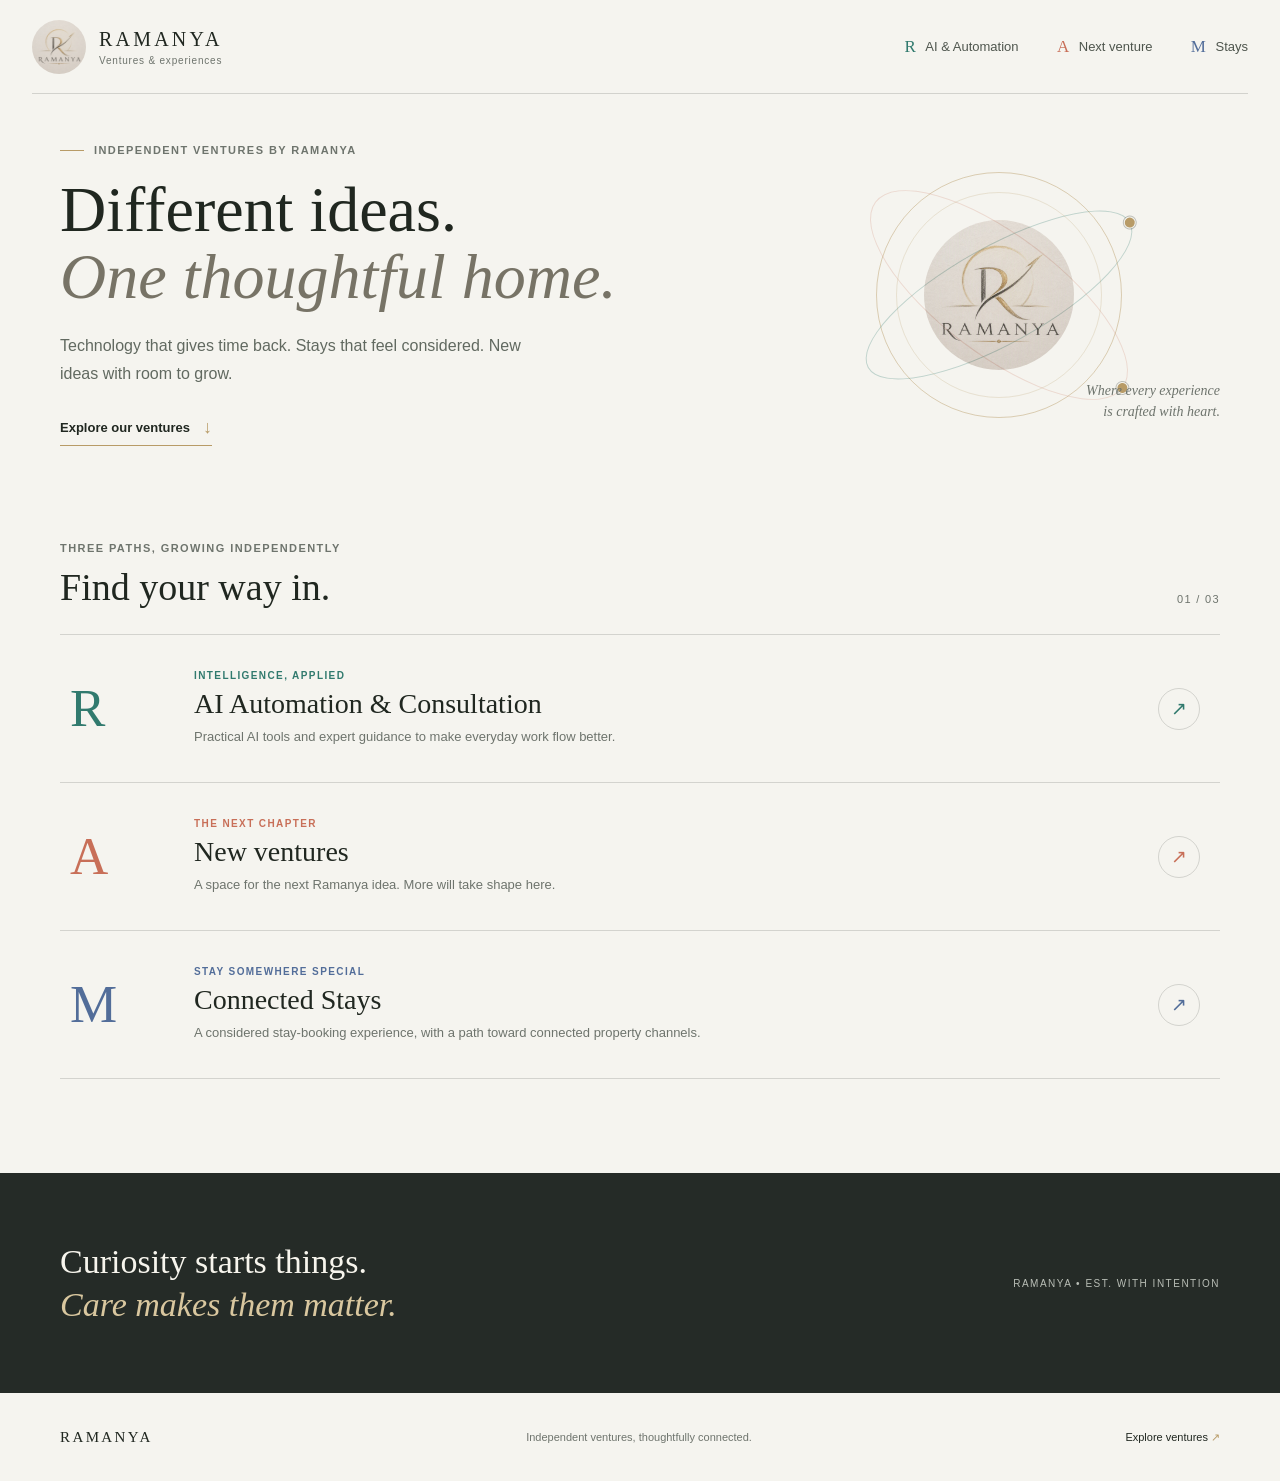
<file: index.html>
<!doctype html>
<html lang="en">
<head>
  <meta charset="utf-8">
  <meta name="viewport" content="width=device-width, initial-scale=1">
  <meta name="theme-color" content="#f5f4ef">
  <meta name="description" content="Three ventures by Ramanya: AI automation, connected stays, and what comes next.">
  <title>Ramanya | Three ventures, one home</title>
  <link rel="stylesheet" href="site.css">
</head>
<body class="theme-home">
  <header class="site-header">
    <a class="brand" href="index.html" aria-label="Ramanya home">
      <img class="brand__logo" src="ramanya-logo.jpg" alt="">
      <span class="brand__text"><strong>RAMANYA</strong><span>Ventures &amp; experiences</span></span>
    </a>
    <nav class="main-nav" aria-label="Main navigation">
      <a href="ra.html"><span class="nav-code nav-code--ra">R</span><span>AI &amp; Automation</span></a>
      <a href="ny.html"><span class="nav-code nav-code--ny">A</span><span>Next venture</span></a>
      <a href="ma.html"><span class="nav-code nav-code--ma">M</span><span>Stays</span></a>
    </nav>
  </header>

  <main>
    <section class="home-hero shell">
      <div class="hero-copy">
        <p class="eyebrow"><span class="eyebrow-mark"></span> Independent ventures by Ramanya</p>
        <h1>Different ideas.<br><span>One thoughtful home.</span></h1>
        <p class="hero-intro">Technology that gives time back. Stays that feel considered. New ideas with room to grow.</p>
        <a class="text-link" href="#ventures">Explore our ventures <span aria-hidden="true">&#8595;</span></a>
      </div>
      <div class="hero-art" aria-hidden="true">
        <img src="ramanya-logo.jpg" alt="">
        <span class="hero-art__orbit hero-art__orbit--one"></span>
        <span class="hero-art__orbit hero-art__orbit--two"></span>
        <span class="hero-art__caption">Where every experience<br>is crafted with heart.</span>
      </div>
    </section>

    <section class="ventures shell" id="ventures" aria-labelledby="ventures-title">
      <div class="section-heading">
        <div>
          <p class="eyebrow">Three paths, growing independently</p>
          <h2 id="ventures-title">Find your way in.</h2>
        </div>
        <span class="section-index">01 / 03</span>
      </div>

      <div class="venture-list">
        <a class="venture-row venture-row--ra" href="ra.html">
          <span class="venture-row__code">R</span>
          <span class="venture-row__body">
            <span class="venture-row__category">Intelligence, applied</span>
            <strong>AI Automation &amp; Consultation</strong>
            <span class="venture-row__description">Practical AI tools and expert guidance to make everyday work flow better.</span>
          </span>
          <span class="venture-row__action" aria-hidden="true">&#8599;</span>
        </a>

        <a class="venture-row venture-row--ny" href="ny.html">
          <span class="venture-row__code">A</span>
          <span class="venture-row__body">
            <span class="venture-row__category">The next chapter</span>
            <strong>New ventures</strong>
            <span class="venture-row__description">A space for the next Ramanya idea. More will take shape here.</span>
          </span>
          <span class="venture-row__action" aria-hidden="true">&#8599;</span>
        </a>

        <a class="venture-row venture-row--ma" href="ma.html">
          <span class="venture-row__code">M</span>
          <span class="venture-row__body">
            <span class="venture-row__category">Stay somewhere special</span>
            <strong>Connected Stays</strong>
            <span class="venture-row__description">A considered stay-booking experience, with a path toward connected property channels.</span>
          </span>
          <span class="venture-row__action" aria-hidden="true">&#8599;</span>
        </a>
      </div>
    </section>

    <section class="closing-band">
      <div class="shell closing-band__inner">
        <p>Curiosity starts things.<br><em>Care makes them matter.</em></p>
        <span>RAMANYA <span aria-hidden="true">&#8226;</span> EST. WITH INTENTION</span>
      </div>
    </section>
  </main>

  <footer class="site-footer shell">
    <a class="footer-brand" href="index.html">RAMANYA</a>
    <span>Independent ventures, thoughtfully connected.</span>
    <a href="#ventures">Explore ventures <span aria-hidden="true">&#8599;</span></a>
  </footer>
</body>
</html>
</file>
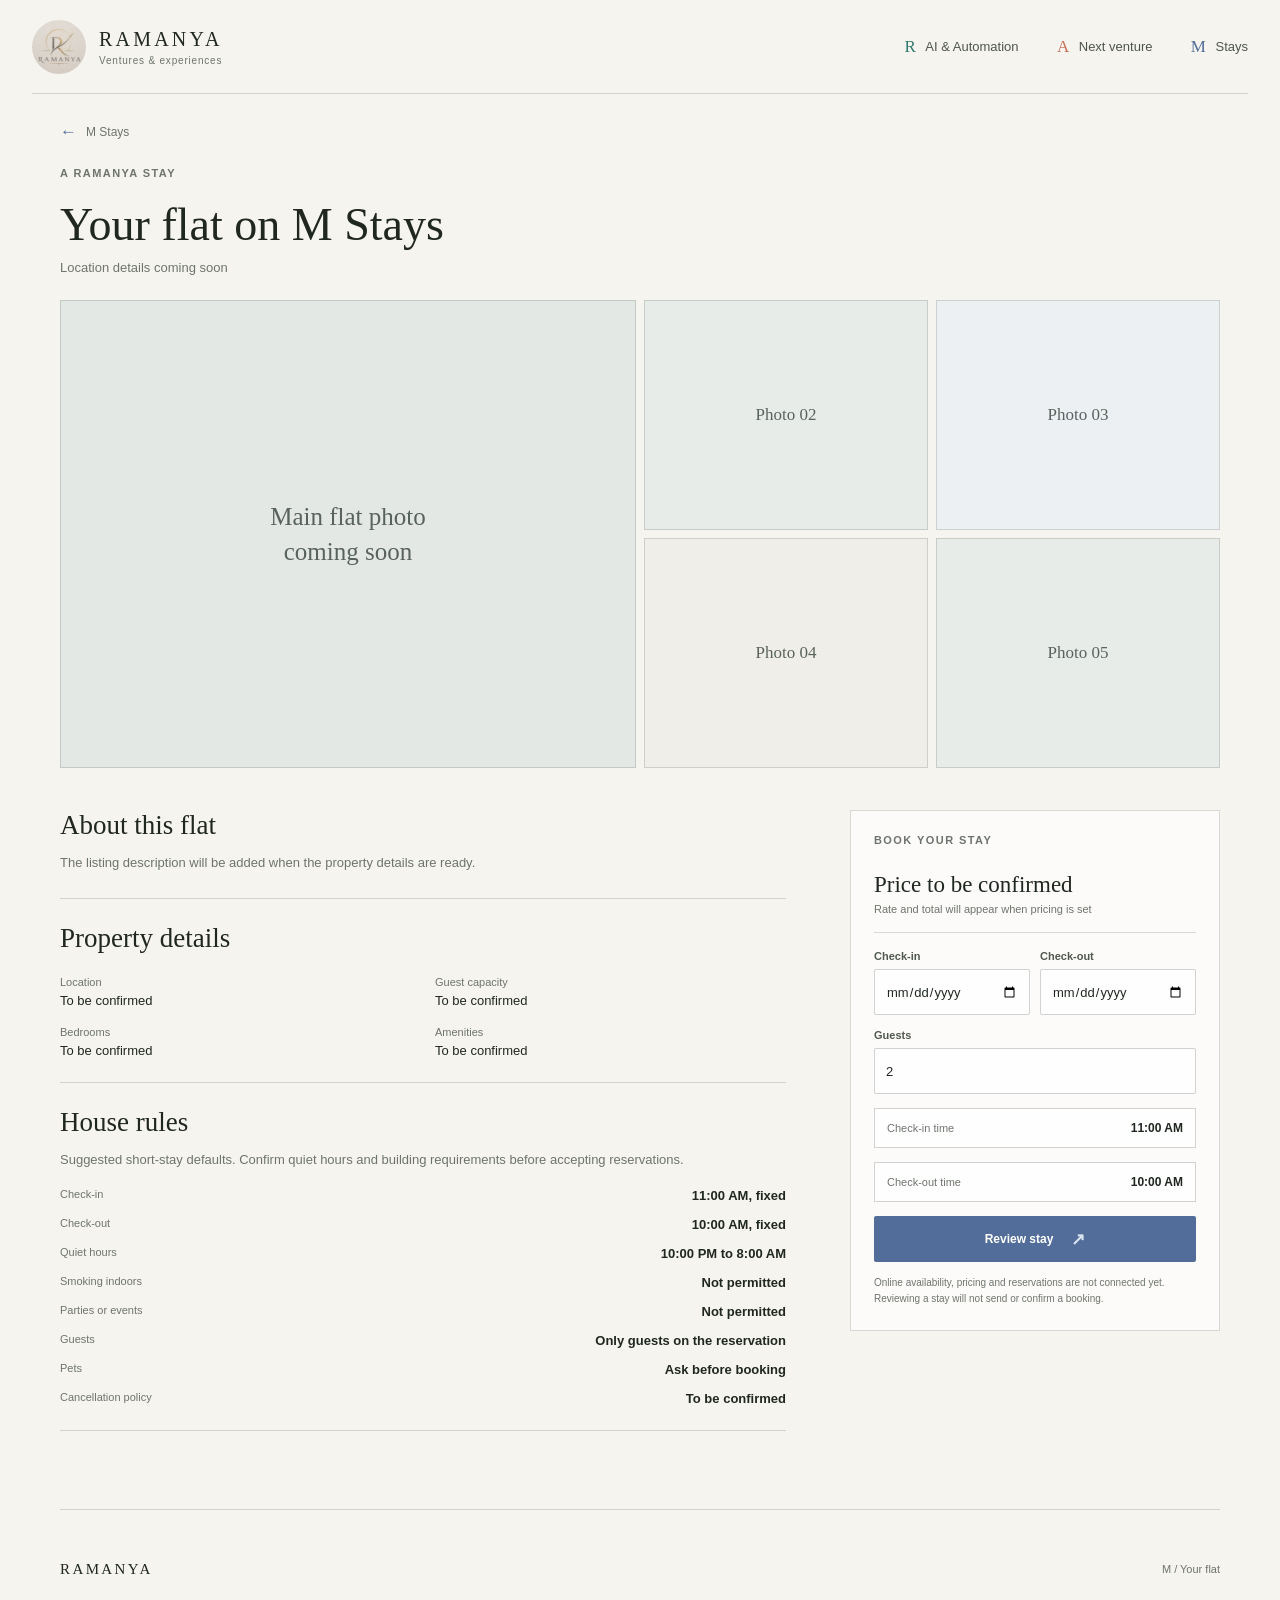
<file: flat.html>
<!doctype html>
<html lang="en">
<head>
  <meta charset="utf-8">
  <meta name="viewport" content="width=device-width, initial-scale=1">
  <meta name="theme-color" content="#edf0f5">
  <meta name="description" content="A Ramanya flat listing on M Stays. Photos and property details are being prepared.">
  <title>Your flat | M Stays by Ramanya</title>
  <link rel="stylesheet" href="site.css">
</head>
<body class="theme-ma">
  <header class="site-header">
    <a class="brand" href="index.html" aria-label="Ramanya home">
      <img class="brand__logo" src="ramanya-logo.jpg" alt="">
      <span class="brand__text"><strong>RAMANYA</strong><span>Ventures &amp; experiences</span></span>
    </a>
    <nav class="main-nav" aria-label="Venture navigation">
      <a href="ra.html"><span class="nav-code nav-code--ra">R</span><span>AI &amp; Automation</span></a>
      <a href="ny.html"><span class="nav-code nav-code--ny">A</span><span>Next venture</span></a>
      <a href="ma.html" aria-current="page"><span class="nav-code nav-code--ma">M</span><span>Stays</span></a>
    </nav>
  </header>

  <main>
    <section class="flat-listing shell" aria-labelledby="flat-title">
      <a class="flat-breadcrumb" href="ma.html"><span aria-hidden="true">&#8592;</span> M Stays</a>
      <div class="flat-listing__header">
        <div>
          <p class="eyebrow">A Ramanya stay</p>
          <h1 id="flat-title">Your flat on M Stays</h1>
          <p class="flat-listing__location">Location details coming soon</p>
        </div>
      </div>

      <div class="flat-gallery" aria-label="Flat photo gallery">
        <div class="flat-gallery__photo flat-gallery__photo--main" role="img" aria-label="Main flat photo will be added later"><span>Main flat photo<br>coming soon</span></div>
        <div class="flat-gallery__photo" role="img" aria-label="Flat photo 2 will be added later"><span>Photo 02</span></div>
        <div class="flat-gallery__photo" role="img" aria-label="Flat photo 3 will be added later"><span>Photo 03</span></div>
        <div class="flat-gallery__photo" role="img" aria-label="Flat photo 4 will be added later"><span>Photo 04</span></div>
        <div class="flat-gallery__photo" role="img" aria-label="Flat photo 5 will be added later"><span>Photo 05</span></div>
      </div>

      <div class="flat-layout">
        <div class="flat-details">
          <section class="flat-detail-block" aria-labelledby="flat-about-title">
            <h2 id="flat-about-title">About this flat</h2>
            <p>The listing description will be added when the property details are ready.</p>
          </section>
          <section class="flat-detail-block" aria-labelledby="flat-facts-title">
            <h2 id="flat-facts-title">Property details</h2>
            <div class="flat-facts">
              <div class="flat-fact"><span>Location</span><strong>To be confirmed</strong></div>
              <div class="flat-fact"><span>Guest capacity</span><strong>To be confirmed</strong></div>
              <div class="flat-fact"><span>Bedrooms</span><strong>To be confirmed</strong></div>
              <div class="flat-fact"><span>Amenities</span><strong>To be confirmed</strong></div>
            </div>
          </section>
          <section class="flat-detail-block" aria-labelledby="flat-rules-title">
            <h2 id="flat-rules-title">House rules</h2>
            <p class="flat-rules__note">Suggested short-stay defaults. Confirm quiet hours and building requirements before accepting reservations.</p>
            <ul class="flat-rules">
              <li class="flat-rule"><span>Check-in</span><strong>11:00 AM, fixed</strong></li>
              <li class="flat-rule"><span>Check-out</span><strong>10:00 AM, fixed</strong></li>
              <li class="flat-rule"><span>Quiet hours</span><strong>10:00 PM to 8:00 AM</strong></li>
              <li class="flat-rule"><span>Smoking indoors</span><strong>Not permitted</strong></li>
              <li class="flat-rule"><span>Parties or events</span><strong>Not permitted</strong></li>
              <li class="flat-rule"><span>Guests</span><strong>Only guests on the reservation</strong></li>
              <li class="flat-rule"><span>Pets</span><strong>Ask before booking</strong></li>
              <li class="flat-rule"><span>Cancellation policy</span><strong>To be confirmed</strong></li>
            </ul>
          </section>
        </div>

        <aside class="flat-booking" aria-labelledby="flat-booking-title">
          <div class="flat-booking__price">
            <span class="eyebrow" id="flat-booking-title">Book your stay</span>
            <strong>Price to be confirmed</strong>
            <span>Rate and total will appear when pricing is set</span>
          </div>
          <form class="flat-booking__form" id="flat-booking-form">
            <div class="flat-booking__dates">
              <div class="stay-search__field">
                <label for="flat-check-in">Check-in</label>
                <input id="flat-check-in" name="checkIn" type="date" required>
              </div>
              <div class="stay-search__field">
                <label for="flat-check-out">Check-out</label>
                <input id="flat-check-out" name="checkOut" type="date" required>
              </div>
            </div>
            <div class="stay-search__field">
              <label for="flat-guests">Guests</label>
              <input id="flat-guests" name="guests" type="number" min="1" value="2" required>
            </div>
            <div class="flat-booking__time">
              <span>Check-in time</span>
              <strong>11:00 AM</strong>
            </div>
            <div class="flat-booking__time">
              <span>Check-out time</span>
              <strong>10:00 AM</strong>
            </div>
            <button class="stay-search__submit" type="submit">Review stay <span aria-hidden="true">&#8599;</span></button>
          </form>
          <p class="flat-booking__note">Online availability, pricing and reservations are not connected yet. Reviewing a stay will not send or confirm a booking.</p>
          <div class="stay-search__result flat-booking__result" id="flat-booking-result" role="status" aria-live="polite" hidden>
            <strong class="stay-search__result-title"></strong>
            <p class="stay-search__result-copy"></p>
          </div>
        </aside>
      </div>
    </section>
  </main>

  <footer class="page-footer shell">
    <a class="footer-brand" href="index.html">RAMANYA</a>
    <p>M / Your flat</p>
  </footer>

  <script>
    const bookingForm = document.querySelector("#flat-booking-form");
    const checkInInput = document.querySelector("#flat-check-in");
    const checkOutInput = document.querySelector("#flat-check-out");
    const guestInput = document.querySelector("#flat-guests");
    const bookingResult = document.querySelector("#flat-booking-result");
    const bookingResultTitle = document.querySelector(".stay-search__result-title");
    const bookingResultCopy = document.querySelector(".stay-search__result-copy");
    const today = new Date();
    today.setHours(0, 0, 0, 0);
    const todayValue = new Date(today.getTime() - today.getTimezoneOffset() * 60000).toISOString().slice(0, 10);

    checkInInput.min = todayValue;
    checkOutInput.min = todayValue;

    const validateDates = () => {
      checkOutInput.min = checkInInput.value || todayValue;
      const invalidRange = checkInInput.value && checkOutInput.value && checkOutInput.value <= checkInInput.value;
      checkOutInput.setCustomValidity(invalidRange ? "Check-out must be after check-in." : "");
    };

    checkInInput.addEventListener("change", validateDates);
    checkOutInput.addEventListener("input", validateDates);

    bookingForm.addEventListener("submit", (event) => {
      event.preventDefault();
      validateDates();
      if (!bookingForm.reportValidity()) return;

      const checkIn = new Date(`${checkInInput.value}T12:00:00`);
      const checkOut = new Date(`${checkOutInput.value}T12:00:00`);
      const nights = Math.round((Date.parse(`${checkOutInput.value}T00:00:00Z`) - Date.parse(`${checkInInput.value}T00:00:00Z`)) / 86400000);
      const formatDate = (date) => new Intl.DateTimeFormat(undefined, { month: "short", day: "numeric", year: "numeric" }).format(date);

      bookingResultTitle.textContent = "Stay details ready to review";
      bookingResultCopy.textContent = `${formatDate(checkIn)} to ${formatDate(checkOut)} · ${nights} night${nights === 1 ? "" : "s"} · ${guestInput.value} guest${Number(guestInput.value) === 1 ? "" : "s"} · check-in at 11:00 AM, check-out by 10:00 AM. Price and availability are still to be confirmed; no booking has been sent.`;
      bookingResult.hidden = false;
    });
  </script>
</body>
</html>
</file>
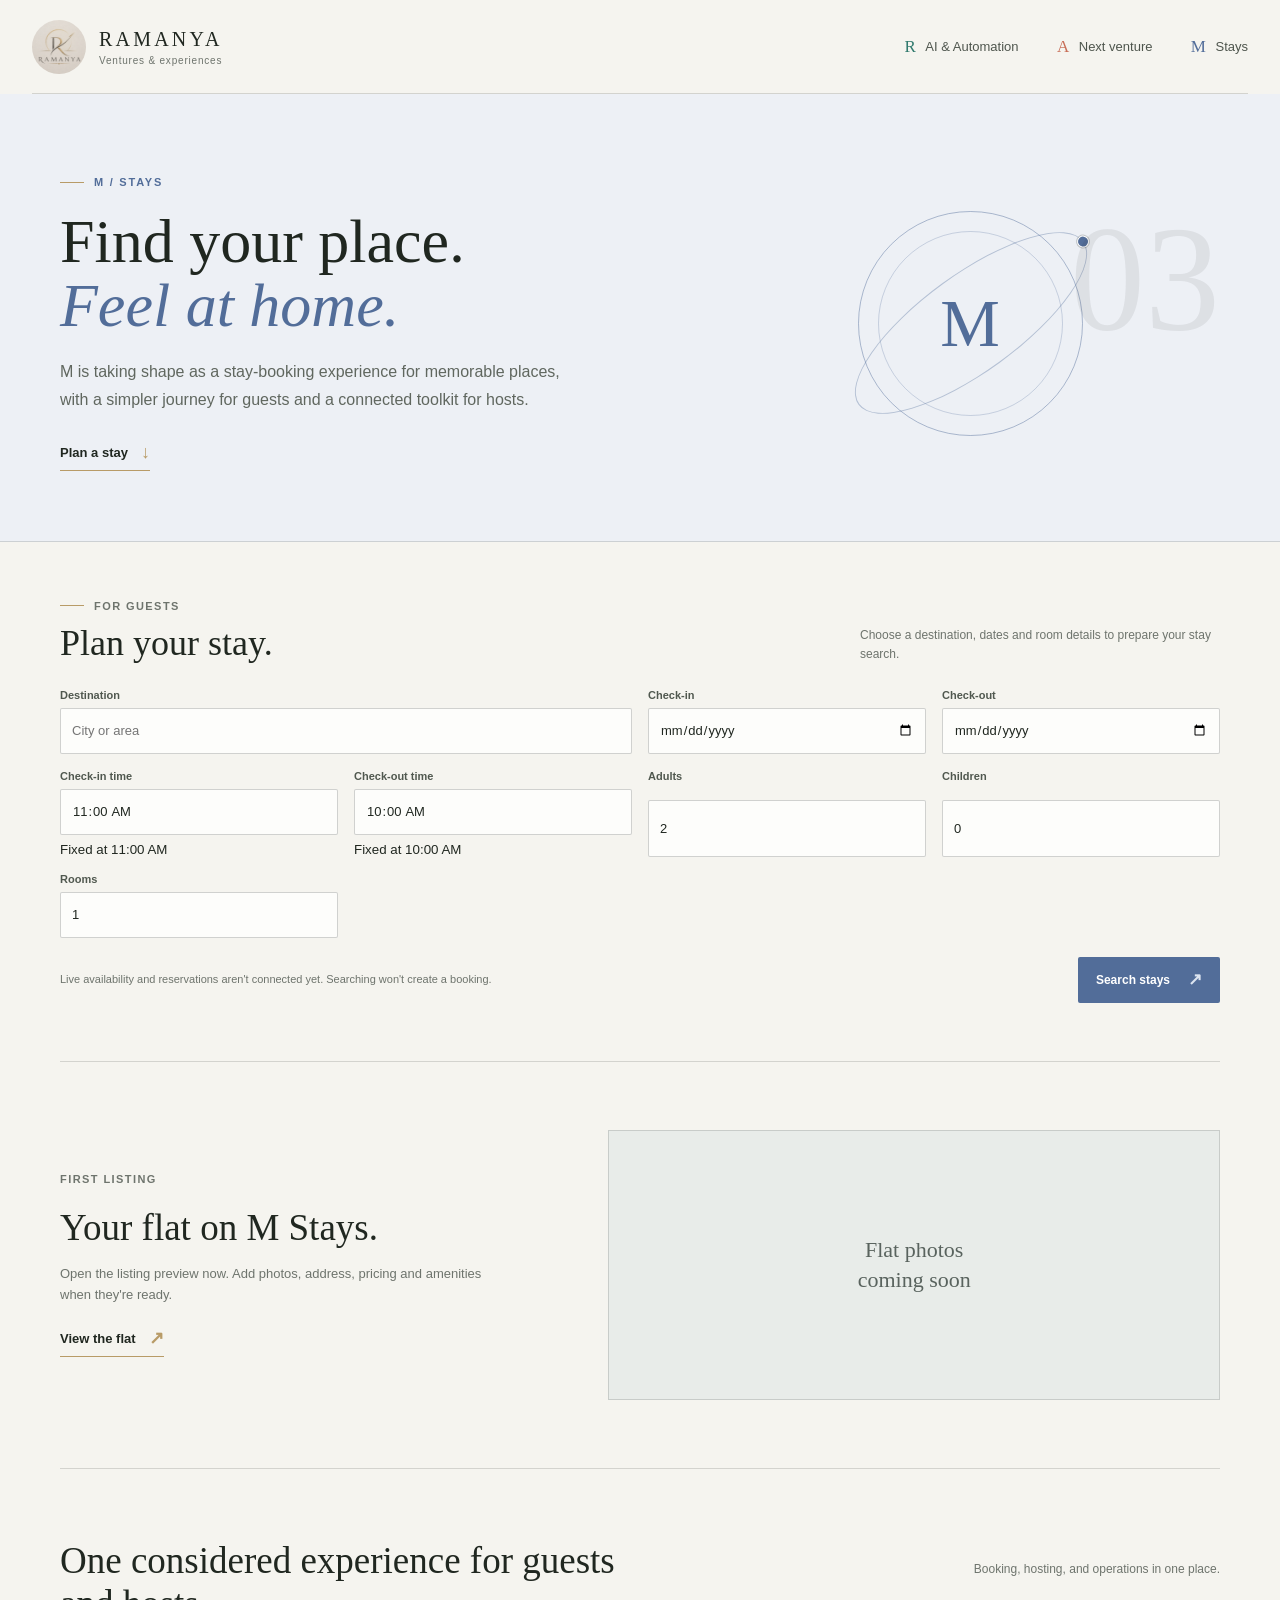
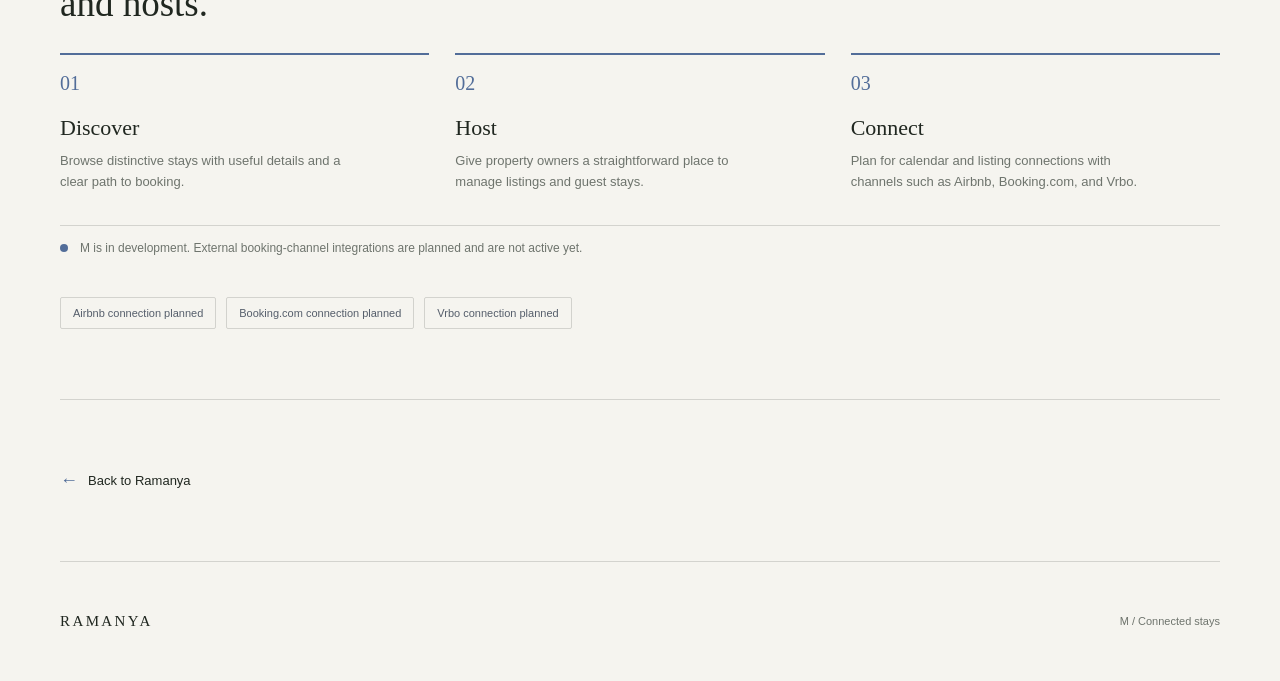
<file: ma.html>
<!doctype html>
<html lang="en">
<head>
  <meta charset="utf-8">
  <meta name="viewport" content="width=device-width, initial-scale=1">
  <meta name="theme-color" content="#edf0f5">
  <meta name="description" content="M by Ramanya: a connected stay-booking experience for guests and property hosts.">
  <title>M | Connected Stays by Ramanya</title>
  <link rel="stylesheet" href="site.css">
</head>
<body class="theme-ma">
  <header class="site-header">
    <a class="brand" href="index.html" aria-label="Ramanya home">
      <img class="brand__logo" src="ramanya-logo.jpg" alt="">
      <span class="brand__text"><strong>RAMANYA</strong><span>Ventures &amp; experiences</span></span>
    </a>
    <nav class="main-nav" aria-label="Venture navigation">
      <a href="ra.html"><span class="nav-code nav-code--ra">R</span><span>AI &amp; Automation</span></a>
      <a href="ny.html"><span class="nav-code nav-code--ny">A</span><span>Next venture</span></a>
      <a href="ma.html" aria-current="page"><span class="nav-code nav-code--ma">M</span><span>Stays</span></a>
    </nav>
  </header>

  <main>
    <section class="venture-hero">
      <div class="shell venture-hero__inner">
        <div>
          <p class="eyebrow"><span class="eyebrow-mark"></span><span class="venture-label">M / Stays</span></p>
          <h1>Find your place.<br><span>Feel at home.</span></h1>
          <p class="venture-lede">M is taking shape as a stay-booking experience for memorable places, with a simpler journey for guests and a connected toolkit for hosts.</p>
          <a class="text-link" href="#booking">Plan a stay <span aria-hidden="true">&#8595;</span></a>
        </div>
        <div class="venture-visual" aria-hidden="true">
          <div class="visual-orbit">
            <span class="visual-orbit__letters">M</span>
            <span class="visual-orbit__track"><span class="visual-orbit__dot"></span></span>
          </div>
        </div>
        <span class="venture-index" aria-hidden="true">03</span>
      </div>
    </section>

    <section class="stay-search shell" id="booking" aria-labelledby="stay-search-title">
      <div class="stay-search__heading">
        <div>
          <p class="eyebrow"><span class="eyebrow-mark"></span> For guests</p>
          <h2 id="stay-search-title">Plan your stay.</h2>
        </div>
        <p>Choose a destination, dates and room details to prepare your stay search.</p>
      </div>
      <form class="stay-search__form" id="stay-search-form">
        <div class="stay-search__field stay-search__field--destination">
          <label for="stay-destination">Destination</label>
          <input id="stay-destination" name="destination" type="text" placeholder="City or area" autocomplete="address-level2" required>
        </div>
        <div class="stay-search__field">
          <label for="stay-check-in">Check-in</label>
          <input id="stay-check-in" name="checkIn" type="date" required>
        </div>
        <div class="stay-search__field">
          <label for="stay-check-out">Check-out</label>
          <input id="stay-check-out" name="checkOut" type="date" required>
        </div>
        <div class="stay-search__field">
          <label for="stay-arrival-time">Check-in time</label>
          <input id="stay-arrival-time" name="arrivalTime" type="time" value="11:00" readonly required aria-describedby="stay-arrival-note">
          <small class="stay-search__field-note" id="stay-arrival-note">Fixed at 11:00 AM</small>
        </div>
        <div class="stay-search__field">
          <label for="stay-departure-time">Check-out time</label>
          <input id="stay-departure-time" name="departureTime" type="time" value="10:00" readonly required aria-describedby="stay-departure-note">
          <small class="stay-search__field-note" id="stay-departure-note">Fixed at 10:00 AM</small>
        </div>
        <div class="stay-search__field">
          <label for="stay-adults">Adults</label>
          <input id="stay-adults" name="adults" type="number" min="1" max="16" value="2" required>
        </div>
        <div class="stay-search__field">
          <label for="stay-children">Children</label>
          <input id="stay-children" name="children" type="number" min="0" max="16" value="0" required>
        </div>
        <div class="stay-search__field">
          <label for="stay-rooms">Rooms</label>
          <input id="stay-rooms" name="rooms" type="number" min="1" max="8" value="1" required>
        </div>
        <div class="stay-search__form-footer">
          <p class="stay-search__note">Live availability and reservations aren't connected yet. Searching won't create a booking.</p>
          <button class="stay-search__submit" type="submit">Search stays <span aria-hidden="true">&#8599;</span></button>
        </div>
      </form>
      <div class="stay-search__result" id="stay-search-result" role="status" aria-live="polite" hidden>
        <strong class="stay-search__result-title"></strong>
        <p class="stay-search__result-copy"></p>
      </div>
    </section>

    <section class="featured-flat shell" aria-labelledby="featured-flat-title">
      <div class="featured-flat__copy">
        <p class="eyebrow">First listing</p>
        <h2 id="featured-flat-title">Your flat on M Stays.</h2>
        <p>Open the listing preview now. Add photos, address, pricing and amenities when they're ready.</p>
        <a class="text-link" href="flat.html">View the flat <span aria-hidden="true">&#8599;</span></a>
      </div>
      <a class="featured-flat__preview" href="flat.html" aria-label="View the flat listing preview">
        <span>Flat photos<br>coming soon</span>
      </a>
    </section>

    <section class="content-section shell" id="experience">
      <div class="content-section__heading">
        <h2>One considered experience for guests and hosts.</h2>
        <p>Booking, hosting, and operations in one place.</p>
      </div>
      <div class="feature-grid">
        <article class="feature">
          <span class="feature__number">01</span>
          <h3>Discover</h3>
          <p>Browse distinctive stays with useful details and a clear path to booking.</p>
        </article>
        <article class="feature">
          <span class="feature__number">02</span>
          <h3>Host</h3>
          <p>Give property owners a straightforward place to manage listings and guest stays.</p>
        </article>
        <article class="feature">
          <span class="feature__number">03</span>
          <h3>Connect</h3>
          <p>Plan for calendar and listing connections with channels such as Airbnb, Booking.com, and Vrbo.</p>
        </article>
      </div>
      <p class="notice-line">M is in development. External booking-channel integrations are planned and are not active yet.</p>
      <div class="channel-list" aria-label="Potential booking channels">
        <span>Airbnb connection planned</span>
        <span>Booking.com connection planned</span>
        <span>Vrbo connection planned</span>
      </div>
    </section>

    <section class="content-section shell">
      <a class="back-link" href="index.html"><span aria-hidden="true">&#8592;</span> Back to Ramanya</a>
    </section>
  </main>

  <footer class="page-footer shell">
    <a class="footer-brand" href="index.html">RAMANYA</a>
    <p>M / Connected stays</p>
  </footer>
  <script>
    const stayForm = document.querySelector("#stay-search-form");
    const destinationInput = document.querySelector("#stay-destination");
    const checkInInput = document.querySelector("#stay-check-in");
    const checkOutInput = document.querySelector("#stay-check-out");
    const result = document.querySelector("#stay-search-result");
    const resultTitle = document.querySelector(".stay-search__result-title");
    const resultCopy = document.querySelector(".stay-search__result-copy");
    const today = new Date();
    today.setHours(0, 0, 0, 0);
    const todayValue = new Date(today.getTime() - today.getTimezoneOffset() * 60000).toISOString().slice(0, 10);

    checkInInput.min = todayValue;
    checkOutInput.min = todayValue;

    const validateDates = () => {
      checkOutInput.min = checkInInput.value || todayValue;
      const invalidRange = checkInInput.value && checkOutInput.value && checkOutInput.value <= checkInInput.value;
      checkOutInput.setCustomValidity(invalidRange ? "Check-out must be after check-in." : "");
    };

    checkInInput.addEventListener("change", validateDates);
    checkOutInput.addEventListener("input", validateDates);
    destinationInput.addEventListener("input", () => {
      destinationInput.setCustomValidity(destinationInput.value.trim() ? "" : "Enter a destination.");
    });

    stayForm.addEventListener("submit", (event) => {
      event.preventDefault();
      validateDates();
      destinationInput.setCustomValidity(destinationInput.value.trim() ? "" : "Enter a destination.");
      if (!stayForm.reportValidity()) return;

      const checkIn = new Date(`${checkInInput.value}T12:00:00`);
      const checkOut = new Date(`${checkOutInput.value}T12:00:00`);
      const nights = Math.round((Date.parse(`${checkOutInput.value}T00:00:00Z`) - Date.parse(`${checkInInput.value}T00:00:00Z`)) / 86400000);
      const formatDate = (date) => new Intl.DateTimeFormat(undefined, { month: "short", day: "numeric", year: "numeric" }).format(date);
      const [hours, minutes] = document.querySelector("#stay-arrival-time").value.split(":").map(Number);
      const arrivalTime = new Date(2000, 0, 1, hours, minutes).toLocaleTimeString(undefined, { hour: "numeric", minute: "2-digit" });
      const [departureHours, departureMinutes] = document.querySelector("#stay-departure-time").value.split(":").map(Number);
      const departureTime = new Date(2000, 0, 1, departureHours, departureMinutes).toLocaleTimeString(undefined, { hour: "numeric", minute: "2-digit" });
      const adults = Number(document.querySelector("#stay-adults").value);
      const children = Number(document.querySelector("#stay-children").value);
      const rooms = Number(document.querySelector("#stay-rooms").value);
      const guests = [`${adults} adult${adults === 1 ? "" : "s"}`];

      if (children) guests.push(`${children} child${children === 1 ? "" : "ren"}`);

      resultTitle.textContent = `Search prepared for ${destinationInput.value.trim()}`;
      resultCopy.textContent = `${formatDate(checkIn)} to ${formatDate(checkOut)} · ${nights} night${nights === 1 ? "" : "s"} · ${guests.join(", ")} · ${rooms} room${rooms === 1 ? "" : "s"} · check-in at ${arrivalTime}, check-out by ${departureTime}. Live availability isn't connected yet, so no booking has been made.`;
      result.hidden = false;
    });
  </script>
</body>
</html>
</file>
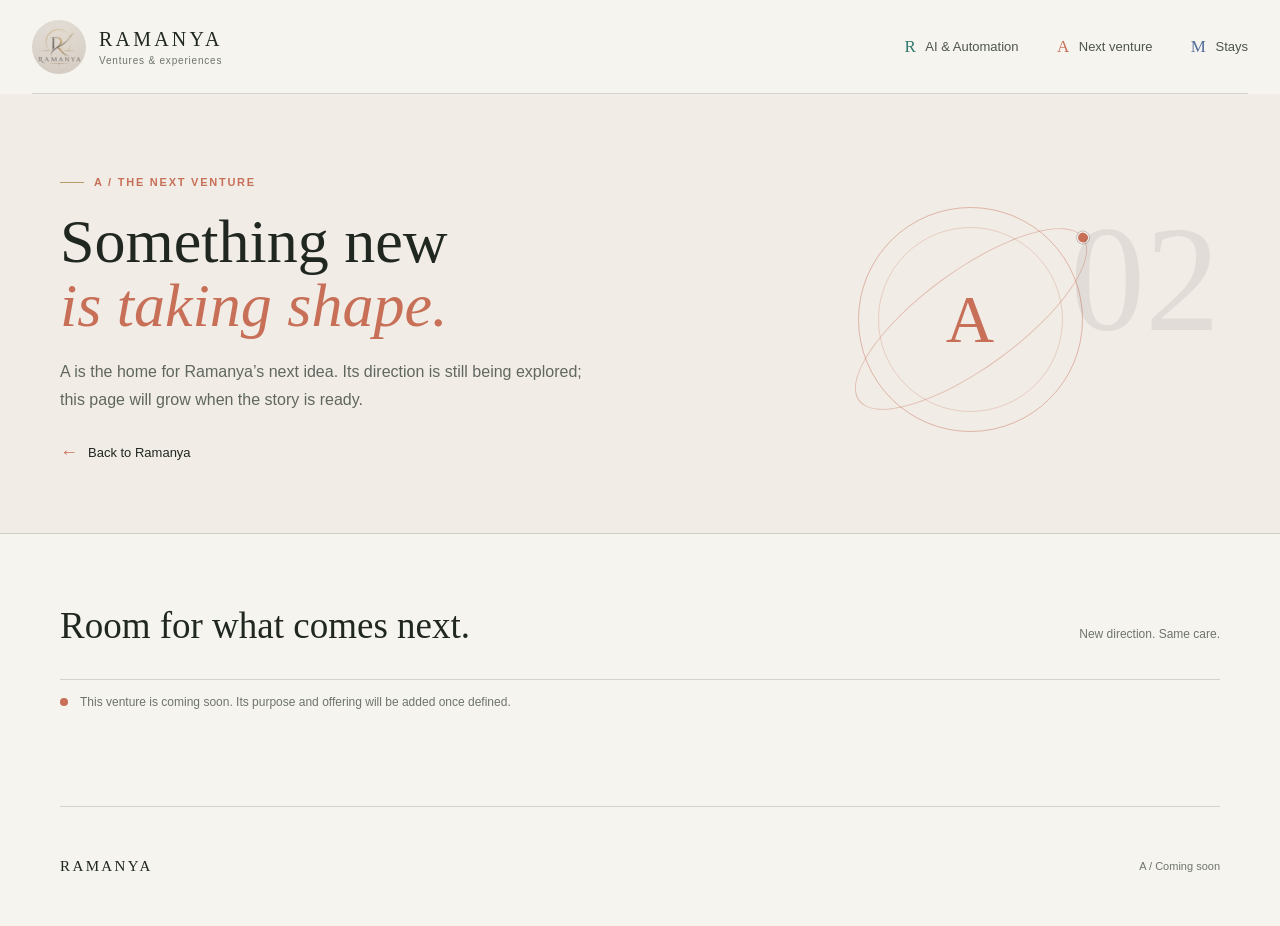
<file: ny.html>
<!doctype html>
<html lang="en">
<head>
  <meta charset="utf-8">
  <meta name="viewport" content="width=device-width, initial-scale=1">
  <meta name="theme-color" content="#f1ece6">
  <meta name="description" content="A is the next Ramanya venture. Its story is still taking shape.">
  <title>A | The Next Ramanya Venture</title>
  <link rel="stylesheet" href="site.css">
</head>
<body class="theme-ny">
  <header class="site-header">
    <a class="brand" href="index.html" aria-label="Ramanya home">
      <img class="brand__logo" src="ramanya-logo.jpg" alt="">
      <span class="brand__text"><strong>RAMANYA</strong><span>Ventures &amp; experiences</span></span>
    </a>
    <nav class="main-nav" aria-label="Venture navigation">
      <a href="ra.html"><span class="nav-code nav-code--ra">R</span><span>AI &amp; Automation</span></a>
      <a href="ny.html" aria-current="page"><span class="nav-code nav-code--ny">A</span><span>Next venture</span></a>
      <a href="ma.html"><span class="nav-code nav-code--ma">M</span><span>Stays</span></a>
    </nav>
  </header>

  <main>
    <section class="venture-hero">
      <div class="shell venture-hero__inner">
        <div>
          <p class="eyebrow"><span class="eyebrow-mark"></span><span class="venture-label">A / The next venture</span></p>
          <h1>Something new<br><span>is taking shape.</span></h1>
          <p class="venture-lede">A is the home for Ramanya’s next idea. Its direction is still being explored; this page will grow when the story is ready.</p>
          <a class="back-link" href="index.html"><span aria-hidden="true">&#8592;</span> Back to Ramanya</a>
        </div>
        <div class="venture-visual" aria-hidden="true">
          <div class="visual-orbit">
            <span class="visual-orbit__letters">A</span>
            <span class="visual-orbit__track"><span class="visual-orbit__dot"></span></span>
          </div>
        </div>
        <span class="venture-index" aria-hidden="true">02</span>
      </div>
    </section>

    <section class="content-section shell">
      <div class="content-section__heading">
        <h2>Room for what comes next.</h2>
        <p>New direction. Same care.</p>
      </div>
      <p class="notice-line">This venture is coming soon. Its purpose and offering will be added once defined.</p>
    </section>
  </main>

  <footer class="page-footer shell">
    <a class="footer-brand" href="index.html">RAMANYA</a>
    <p>A / Coming soon</p>
  </footer>
</body>
</html>
</file>
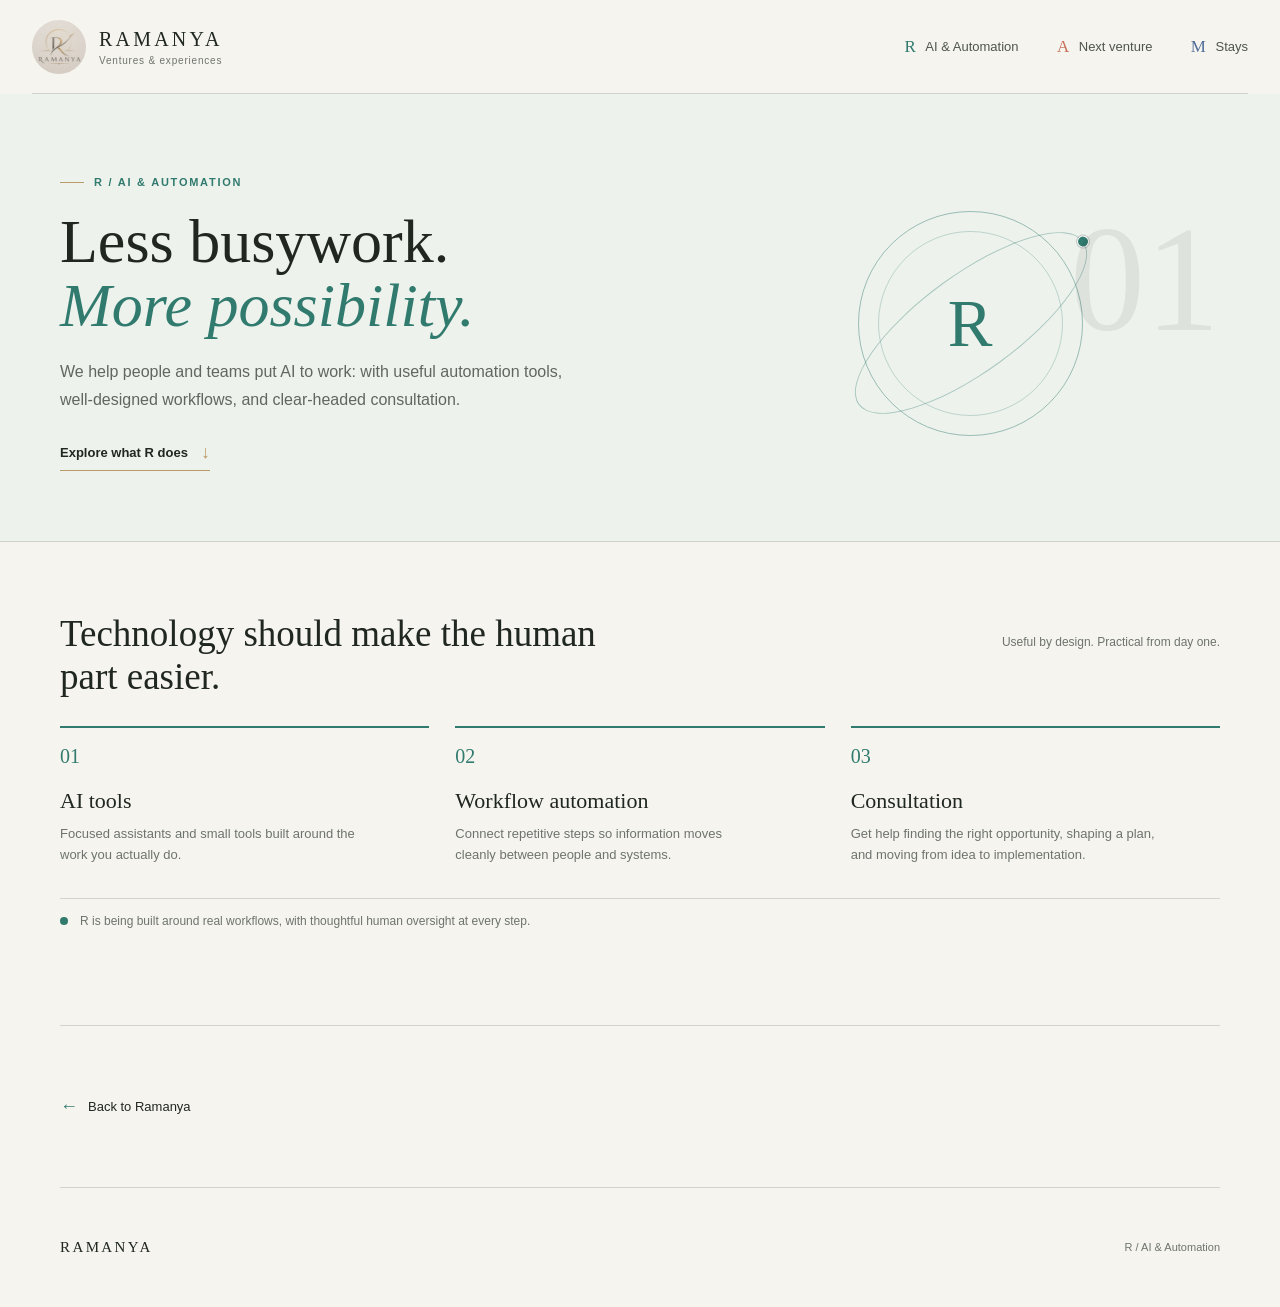
<file: ra.html>
<!doctype html>
<html lang="en">
<head>
  <meta charset="utf-8">
  <meta name="viewport" content="width=device-width, initial-scale=1">
  <meta name="theme-color" content="#edf2ed">
  <meta name="description" content="R by Ramanya: practical AI automation tools and consultation for better-running businesses.">
  <title>R | AI Automation by Ramanya</title>
  <link rel="stylesheet" href="site.css">
</head>
<body class="theme-ra">
  <header class="site-header">
    <a class="brand" href="index.html" aria-label="Ramanya home">
      <img class="brand__logo" src="ramanya-logo.jpg" alt="">
      <span class="brand__text"><strong>RAMANYA</strong><span>Ventures &amp; experiences</span></span>
    </a>
    <nav class="main-nav" aria-label="Venture navigation">
      <a href="ra.html" aria-current="page"><span class="nav-code nav-code--ra">R</span><span>AI &amp; Automation</span></a>
      <a href="ny.html"><span class="nav-code nav-code--ny">A</span><span>Next venture</span></a>
      <a href="ma.html"><span class="nav-code nav-code--ma">M</span><span>Stays</span></a>
    </nav>
  </header>

  <main>
    <section class="venture-hero">
      <div class="shell venture-hero__inner">
        <div>
          <p class="eyebrow"><span class="eyebrow-mark"></span><span class="venture-label">R / AI &amp; Automation</span></p>
          <h1>Less busywork.<br><span>More possibility.</span></h1>
          <p class="venture-lede">We help people and teams put AI to work: with useful automation tools, well-designed workflows, and clear-headed consultation.</p>
          <a class="text-link" href="#services">Explore what R does <span aria-hidden="true">&#8595;</span></a>
        </div>
        <div class="venture-visual" aria-hidden="true">
          <div class="visual-orbit">
            <span class="visual-orbit__letters">R</span>
            <span class="visual-orbit__track"><span class="visual-orbit__dot"></span></span>
          </div>
        </div>
        <span class="venture-index" aria-hidden="true">01</span>
      </div>
    </section>

    <section class="content-section shell" id="services">
      <div class="content-section__heading">
        <h2>Technology should make the human part easier.</h2>
        <p>Useful by design. Practical from day one.</p>
      </div>
      <div class="feature-grid">
        <article class="feature">
          <span class="feature__number">01</span>
          <h3>AI tools</h3>
          <p>Focused assistants and small tools built around the work you actually do.</p>
        </article>
        <article class="feature">
          <span class="feature__number">02</span>
          <h3>Workflow automation</h3>
          <p>Connect repetitive steps so information moves cleanly between people and systems.</p>
        </article>
        <article class="feature">
          <span class="feature__number">03</span>
          <h3>Consultation</h3>
          <p>Get help finding the right opportunity, shaping a plan, and moving from idea to implementation.</p>
        </article>
      </div>
      <p class="notice-line">R is being built around real workflows, with thoughtful human oversight at every step.</p>
    </section>

    <section class="content-section shell">
      <a class="back-link" href="index.html"><span aria-hidden="true">&#8592;</span> Back to Ramanya</a>
    </section>
  </main>

  <footer class="page-footer shell">
    <a class="footer-brand" href="index.html">RAMANYA</a>
    <p>R / AI &amp; Automation</p>
  </footer>
</body>
</html>
</file>
<file: site.css>
:root {
  color-scheme: light;
  --paper: #f5f4ef;
  --paper-deep: #ecebe4;
  --ink: #202720;
  --muted: #6e746d;
  --line: rgba(32, 39, 32, 0.16);
  --gold: #b89b67;
  --ra: #317a6e;
  --ma: #526d99;
  --ny: #c86f58;
  --serif: "Bodoni MT", Didot, "Book Antiqua", Georgia, serif;
  --sans: "Avenir Next", Avenir, "Segoe UI", sans-serif;
}

* { box-sizing: border-box; }

html { scroll-behavior: smooth; }

body {
  min-width: 320px;
  min-height: 100vh;
  margin: 0;
  color: var(--ink);
  background: var(--paper);
  font-family: var(--sans);
  -webkit-font-smoothing: antialiased;
}

a { color: inherit; }

.shell { width: min(1160px, calc(100% - 64px)); margin-inline: auto; }

.site-header {
  position: relative;
  z-index: 2;
  display: flex;
  min-height: 94px;
  align-items: center;
  justify-content: space-between;
  gap: 32px;
  width: min(1320px, calc(100% - 64px));
  margin-inline: auto;
  border-bottom: 1px solid var(--line);
}

.brand { display: inline-flex; align-items: center; gap: 13px; text-decoration: none; }
.brand__logo { display: block; width: 54px; height: 54px; border-radius: 50%; object-fit: cover; }
.brand__text { display: grid; gap: 4px; }
.brand__text strong, .footer-brand { font-family: var(--serif); font-size: 20px; font-weight: 500; letter-spacing: 0.16em; }
.brand__text span { color: var(--muted); font-size: 10px; letter-spacing: 0.08em; }

.main-nav { display: flex; align-items: center; gap: clamp(16px, 3vw, 42px); }
.main-nav a { display: flex; align-items: center; gap: 9px; color: #4e554d; font-size: 13px; text-decoration: none; transition: color 180ms ease; }
.main-nav a:hover, .main-nav a:focus-visible { color: var(--ink); }
.nav-code { color: var(--venture-color); font-family: var(--serif); font-size: 17px; letter-spacing: 0.03em; }
.nav-code--ra { --venture-color: var(--ra); }
.nav-code--ma { --venture-color: var(--ma); }
.nav-code--ny { --venture-color: var(--ny); }

.home-hero {
  display: grid;
  min-height: 400px;
  grid-template-columns: 1.2fr 0.8fr;
  align-items: center;
  gap: 56px;
  padding-block: 38px 42px;
}

.hero-copy { padding-block: 12px; }
.eyebrow { display: flex; align-items: center; gap: 10px; margin: 0 0 21px; color: var(--muted); font-size: 11px; font-weight: 600; letter-spacing: 0.13em; text-transform: uppercase; }
.eyebrow-mark { width: 24px; height: 1px; background: var(--gold); }
h1, h2, h3, p { margin-top: 0; }
.home-hero h1 { max-width: 720px; margin-bottom: 22px; font-family: var(--serif); font-size: 64px; font-weight: 400; line-height: 1.04; }
.home-hero h1 span { color: #777366; font-style: italic; }
.hero-intro { max-width: 475px; margin-bottom: 29px; color: #616960; font-size: 16px; line-height: 1.75; }
.text-link { display: inline-flex; align-items: center; gap: 13px; padding-bottom: 7px; border-bottom: 1px solid var(--gold); font-size: 13px; font-weight: 600; text-decoration: none; }
.text-link span { color: var(--gold); font-size: 18px; }

.hero-art { position: relative; display: grid; min-height: 270px; place-items: center; isolation: isolate; }
.hero-art::before { position: absolute; z-index: -1; width: 244px; aspect-ratio: 1; border: 1px solid rgba(184, 155, 103, 0.45); border-radius: 50%; content: ""; }
.hero-art::after { position: absolute; z-index: -1; width: 204px; aspect-ratio: 1; border: 1px solid rgba(184, 155, 103, 0.22); border-radius: 50%; content: ""; }
.hero-art__orbit { position: absolute; z-index: -1; width: 300px; height: 98px; --orbit-radius-x: 149.5px; --orbit-radius-y: 48.5px; border: 1px solid rgba(49, 122, 110, 0.27); border-radius: 50%; transform: rotate(-29deg); }
.hero-art__orbit--one { animation: ramanya-orbit 24s linear infinite; }
.hero-art__orbit--two { width: 310px; height: 120px; --orbit-radius-x: 154.5px; --orbit-radius-y: 59.5px; border-color: rgba(200, 111, 88, 0.2); transform: rotate(37deg); animation: ramanya-orbit-reverse 32s linear infinite; }
.hero-art__orbit--one::before, .hero-art__orbit--two::before { position: absolute; top: 50%; left: 50%; width: 12px; aspect-ratio: 1; box-sizing: border-box; border: 1px solid var(--paper); border-radius: 50%; background: var(--gold); box-shadow: 0 0 0 1px rgba(32, 39, 32, 0.26); content: ""; transform: translate(-50%, -50%) translate(var(--orbit-radius-x), 0); animation: orbit-dot 12s linear infinite; }
.hero-art__orbit--two::before { animation-direction: reverse; }
.hero-art:hover .hero-art__orbit--one, .hero-art:hover .hero-art__orbit--two, .hero-art:hover .hero-art__orbit--one::before, .hero-art:hover .hero-art__orbit--two::before { animation-play-state: paused; }
.hero-art img { display: block; width: 150px; height: 150px; border-radius: 50%; object-fit: cover; mix-blend-mode: multiply; animation: ramanya-mark-arrive 900ms cubic-bezier(0.2, 0.75, 0.25, 1) both; }
.hero-art__caption { position: absolute; right: 0; bottom: 8px; color: var(--muted); font-family: var(--serif); font-size: 14px; font-style: italic; line-height: 1.45; text-align: right; }

@keyframes ramanya-orbit {
  from { transform: rotate(-29deg); }
  to { transform: rotate(331deg); }
}

@keyframes ramanya-orbit-reverse {
  from { transform: rotate(37deg); }
  to { transform: rotate(-323deg); }
}

@keyframes ramanya-mark-arrive {
  from { opacity: 0; transform: scale(0.96); }
  to { opacity: 1; transform: scale(1); }
}

.ventures { padding-block: 42px 94px; scroll-margin-top: 24px; }
.section-heading { display: flex; align-items: end; justify-content: space-between; gap: 24px; margin-bottom: 25px; }
.section-heading .eyebrow { margin-bottom: 11px; }
.section-heading h2 { margin-bottom: 0; font-family: var(--serif); font-size: 38px; font-weight: 400; }
.section-index { padding-bottom: 4px; color: var(--muted); font-size: 11px; letter-spacing: 0.12em; }

.venture-list { border-top: 1px solid var(--line); }
.venture-row {
  display: grid;
  min-height: 148px;
  grid-template-columns: 102px minmax(0, 1fr) 52px;
  align-items: center;
  gap: 22px;
  padding: 25px 10px;
  border-bottom: 1px solid var(--line);
  text-decoration: none;
  transition: background 200ms ease, padding 200ms ease;
}
.venture-row:hover, .venture-row:focus-visible { padding-inline: 19px; background: rgba(255, 255, 255, 0.5); }
.venture-row__code { color: var(--venture-color); font-family: var(--serif); font-size: 53px; line-height: 1; }
.venture-row--ra { --venture-color: var(--ra); }
.venture-row--ma { --venture-color: var(--ma); }
.venture-row--ny { --venture-color: var(--ny); }
.venture-row__body { display: grid; gap: 7px; }
.venture-row__category { color: var(--venture-color); font-size: 10px; font-weight: 700; letter-spacing: 0.14em; text-transform: uppercase; }
.venture-row__body strong { font-family: var(--serif); font-size: 28px; font-weight: 400; }
.venture-row__description { max-width: 650px; color: var(--muted); font-size: 13px; line-height: 1.55; }
.venture-row__action { display: grid; width: 42px; aspect-ratio: 1; place-items: center; border: 1px solid var(--line); border-radius: 50%; color: var(--venture-color); font-size: 19px; transition: color 180ms ease, background 180ms ease; }
.venture-row:hover .venture-row__action { color: var(--paper); background: var(--venture-color); }

.closing-band { color: #f7f5ed; background: #252b27; }
.closing-band__inner { display: flex; min-height: 220px; align-items: center; justify-content: space-between; gap: 32px; }
.closing-band p { margin: 0; font-family: var(--serif); font-size: 34px; line-height: 1.28; }
.closing-band em { color: #d9c79f; font-weight: 400; }
.closing-band__inner > span { color: #b9beb6; font-size: 10px; letter-spacing: 0.15em; }

.site-footer { display: flex; min-height: 88px; align-items: center; justify-content: space-between; gap: 20px; color: var(--muted); font-size: 11px; }
.footer-brand { color: var(--ink); font-size: 15px; text-decoration: none; }
.site-footer > a:last-child { color: var(--ink); text-decoration: none; }
.site-footer > a:last-child span { color: var(--gold); }

.venture-hero { position: relative; overflow: hidden; padding-block: 82px 70px; border-bottom: 1px solid var(--line); }
.venture-hero__inner { position: relative; z-index: 1; display: grid; grid-template-columns: 1.1fr 0.9fr; align-items: center; gap: 52px; }
.venture-hero h1 { max-width: 650px; margin-bottom: 20px; font-family: var(--serif); font-size: 62px; font-weight: 400; line-height: 1.04; }
.venture-hero h1 span { color: var(--venture-color); font-style: italic; }
.venture-lede { max-width: 530px; margin-bottom: 28px; color: #60675f; font-size: 16px; line-height: 1.75; }
.venture-label { color: var(--venture-color); font-size: 11px; font-weight: 700; letter-spacing: 0.16em; text-transform: uppercase; }
.venture-index { position: absolute; top: 28px; right: 0; color: rgba(32, 39, 32, 0.08); font-family: var(--serif); font-size: 150px; line-height: 1; }
.venture-visual { display: grid; min-height: 270px; place-items: center; }
.visual-orbit { position: relative; display: grid; width: 225px; aspect-ratio: 1; place-items: center; border: 1px solid color-mix(in srgb, var(--venture-color) 45%, transparent); border-radius: 50%; }
.visual-orbit::before { position: absolute; width: 183px; aspect-ratio: 1; border: 1px solid color-mix(in srgb, var(--venture-color) 26%, transparent); border-radius: 50%; content: ""; }
.visual-orbit__track { position: absolute; top: 50%; left: 50%; display: block; width: 278px; height: 98px; --orbit-radius-x: 138.5px; --orbit-radius-y: 48.5px; border: 1px solid color-mix(in srgb, var(--venture-color) 36%, transparent); border-radius: 50%; transform: translate(-50%, -50%) rotate(-36deg); animation: venture-orbit 30s linear infinite; }
.visual-orbit__dot { position: absolute; top: 50%; left: 50%; width: 12px; height: 12px; border: 1px solid #fff; border-radius: 50%; background: var(--venture-color); box-shadow: 0 0 0 1px rgba(32, 39, 32, 0.22); transform: translate(-50%, -50%) translate(var(--orbit-radius-x), 0); animation: orbit-dot 12s linear infinite; }
.visual-orbit__letters { color: var(--venture-color); font-family: var(--serif); font-size: 67px; letter-spacing: 0.02em; }

@keyframes venture-orbit {
  from { transform: translate(-50%, -50%) rotate(-36deg); }
  to { transform: translate(-50%, -50%) rotate(324deg); }
}

@keyframes orbit-dot {
  0%, 100% { transform: translate(-50%, -50%) translate(var(--orbit-radius-x), 0); }
  3.125% { transform: translate(-50%, -50%) translate(calc(var(--orbit-radius-x) * 0.980785), calc(var(--orbit-radius-y) * 0.19509)); }
  6.25% { transform: translate(-50%, -50%) translate(calc(var(--orbit-radius-x) * 0.92388), calc(var(--orbit-radius-y) * 0.382683)); }
  9.375% { transform: translate(-50%, -50%) translate(calc(var(--orbit-radius-x) * 0.83147), calc(var(--orbit-radius-y) * 0.55557)); }
  12.5% { transform: translate(-50%, -50%) translate(calc(var(--orbit-radius-x) * 0.707107), calc(var(--orbit-radius-y) * 0.707107)); }
  15.625% { transform: translate(-50%, -50%) translate(calc(var(--orbit-radius-x) * 0.55557), calc(var(--orbit-radius-y) * 0.83147)); }
  18.75% { transform: translate(-50%, -50%) translate(calc(var(--orbit-radius-x) * 0.382683), calc(var(--orbit-radius-y) * 0.92388)); }
  21.875% { transform: translate(-50%, -50%) translate(calc(var(--orbit-radius-x) * 0.19509), calc(var(--orbit-radius-y) * 0.980785)); }
  25% { transform: translate(-50%, -50%) translate(0, var(--orbit-radius-y)); }
  28.125% { transform: translate(-50%, -50%) translate(calc(var(--orbit-radius-x) * -0.19509), calc(var(--orbit-radius-y) * 0.980785)); }
  31.25% { transform: translate(-50%, -50%) translate(calc(var(--orbit-radius-x) * -0.382683), calc(var(--orbit-radius-y) * 0.92388)); }
  34.375% { transform: translate(-50%, -50%) translate(calc(var(--orbit-radius-x) * -0.55557), calc(var(--orbit-radius-y) * 0.83147)); }
  37.5% { transform: translate(-50%, -50%) translate(calc(var(--orbit-radius-x) * -0.707107), calc(var(--orbit-radius-y) * 0.707107)); }
  40.625% { transform: translate(-50%, -50%) translate(calc(var(--orbit-radius-x) * -0.83147), calc(var(--orbit-radius-y) * 0.55557)); }
  43.75% { transform: translate(-50%, -50%) translate(calc(var(--orbit-radius-x) * -0.92388), calc(var(--orbit-radius-y) * 0.382683)); }
  46.875% { transform: translate(-50%, -50%) translate(calc(var(--orbit-radius-x) * -0.980785), calc(var(--orbit-radius-y) * 0.19509)); }
  50% { transform: translate(-50%, -50%) translate(calc(var(--orbit-radius-x) * -1), 0); }
  53.125% { transform: translate(-50%, -50%) translate(calc(var(--orbit-radius-x) * -0.980785), calc(var(--orbit-radius-y) * -0.19509)); }
  56.25% { transform: translate(-50%, -50%) translate(calc(var(--orbit-radius-x) * -0.92388), calc(var(--orbit-radius-y) * -0.382683)); }
  59.375% { transform: translate(-50%, -50%) translate(calc(var(--orbit-radius-x) * -0.83147), calc(var(--orbit-radius-y) * -0.55557)); }
  62.5% { transform: translate(-50%, -50%) translate(calc(var(--orbit-radius-x) * -0.707107), calc(var(--orbit-radius-y) * -0.707107)); }
  65.625% { transform: translate(-50%, -50%) translate(calc(var(--orbit-radius-x) * -0.55557), calc(var(--orbit-radius-y) * -0.83147)); }
  68.75% { transform: translate(-50%, -50%) translate(calc(var(--orbit-radius-x) * -0.382683), calc(var(--orbit-radius-y) * -0.92388)); }
  71.875% { transform: translate(-50%, -50%) translate(calc(var(--orbit-radius-x) * -0.19509), calc(var(--orbit-radius-y) * -0.980785)); }
  75% { transform: translate(-50%, -50%) translate(0, calc(var(--orbit-radius-y) * -1)); }
  78.125% { transform: translate(-50%, -50%) translate(calc(var(--orbit-radius-x) * 0.19509), calc(var(--orbit-radius-y) * -0.980785)); }
  81.25% { transform: translate(-50%, -50%) translate(calc(var(--orbit-radius-x) * 0.382683), calc(var(--orbit-radius-y) * -0.92388)); }
  84.375% { transform: translate(-50%, -50%) translate(calc(var(--orbit-radius-x) * 0.55557), calc(var(--orbit-radius-y) * -0.83147)); }
  87.5% { transform: translate(-50%, -50%) translate(calc(var(--orbit-radius-x) * 0.707107), calc(var(--orbit-radius-y) * -0.707107)); }
  90.625% { transform: translate(-50%, -50%) translate(calc(var(--orbit-radius-x) * 0.83147), calc(var(--orbit-radius-y) * -0.55557)); }
  93.75% { transform: translate(-50%, -50%) translate(calc(var(--orbit-radius-x) * 0.92388), calc(var(--orbit-radius-y) * -0.382683)); }
  96.875% { transform: translate(-50%, -50%) translate(calc(var(--orbit-radius-x) * 0.980785), calc(var(--orbit-radius-y) * -0.19509)); }
}

.content-section { padding-block: 70px; }
.content-section + .content-section { border-top: 1px solid var(--line); }
.content-section__heading { display: flex; align-items: baseline; justify-content: space-between; gap: 25px; margin-bottom: 28px; }
.content-section h2 { max-width: 600px; margin-bottom: 0; font-family: var(--serif); font-size: 37px; font-weight: 400; }
.content-section__heading p { margin-bottom: 0; color: var(--muted); font-size: 12px; }
.feature-grid { display: grid; grid-template-columns: repeat(3, 1fr); gap: 26px; }
.feature { padding-top: 17px; border-top: 2px solid var(--venture-color); }
.feature__number { display: block; margin-bottom: 20px; color: var(--venture-color); font-family: var(--serif); font-size: 20px; }
.feature h3 { margin-bottom: 9px; font-family: var(--serif); font-size: 22px; font-weight: 400; }
.feature p { max-width: 310px; margin-bottom: 0; color: var(--muted); font-size: 13px; line-height: 1.65; }
.notice-line { display: flex; align-items: center; gap: 12px; margin-top: 32px; padding: 15px 0; border-top: 1px solid var(--line); color: var(--muted); font-size: 12px; }
.notice-line::before { width: 8px; height: 8px; flex: 0 0 auto; border-radius: 50%; background: var(--venture-color); content: ""; }
.back-link { display: inline-flex; align-items: center; gap: 10px; color: var(--ink); font-size: 13px; text-decoration: none; }
.back-link span { color: var(--venture-color); font-size: 18px; }
.page-footer { display: flex; min-height: 120px; align-items: center; justify-content: space-between; gap: 28px; border-top: 1px solid var(--line); }
.page-footer > p { margin: 0; color: var(--muted); font-size: 11px; }

.theme-ra { --venture-color: var(--ra); }
.theme-ma { --venture-color: var(--ma); }
.theme-ny { --venture-color: var(--ny); }
.theme-ny .venture-hero { background: #f1ece6; }

.stay-search { padding-block: 58px; border-bottom: 1px solid var(--line); }
.stay-search__heading { display: flex; align-items: end; justify-content: space-between; gap: 24px; margin-bottom: 25px; }
.stay-search__heading .eyebrow { margin-bottom: 10px; }
.stay-search__heading h2 { margin: 0; font-family: var(--serif); font-size: 36px; font-weight: 400; }
.stay-search__heading > p { max-width: 360px; margin: 0; color: var(--muted); font-size: 12px; line-height: 1.6; }
.stay-search__form { display: grid; grid-template-columns: repeat(4, minmax(0, 1fr)); gap: 16px; }
.stay-search__field { display: grid; min-width: 0; gap: 7px; }
.stay-search__field--destination { grid-column: span 2; }
.stay-search__field label { color: #50584f; font-size: 11px; font-weight: 600; }
.stay-search__field input { width: 100%; min-height: 46px; padding: 0 11px; border: 1px solid rgba(32, 39, 32, 0.2); border-radius: 2px; color: var(--ink); background: rgba(255, 255, 255, 0.76); font: inherit; font-size: 13px; }
.stay-search__field input:focus-visible { outline: 2px solid var(--ma); outline-offset: 2px; }
.stay-search__form-footer { display: flex; grid-column: 1 / -1; align-items: center; justify-content: space-between; gap: 24px; margin-top: 3px; }
.stay-search__note { max-width: 470px; margin: 0; color: var(--muted); font-size: 11px; line-height: 1.55; }
.stay-search__submit { display: inline-flex; min-height: 46px; align-items: center; justify-content: center; gap: 18px; padding: 0 18px; border: 0; border-radius: 2px; color: #fff; background: #526d99; font: inherit; font-size: 12px; font-weight: 600; cursor: pointer; transition: background 180ms ease; }
.stay-search__submit:hover, .stay-search__submit:focus-visible { background: #405a83; }
.stay-search__submit:focus-visible { outline: 2px solid var(--ink); outline-offset: 3px; }
.stay-search__submit span { color: #dce4f0; font-size: 17px; }
.stay-search__result { display: grid; gap: 6px; margin-top: 20px; padding: 16px 18px; border-left: 3px solid var(--ma); background: rgba(82, 109, 153, 0.08); }
.stay-search__result[hidden] { display: none; }
.stay-search__result strong { font-family: var(--serif); font-size: 18px; font-weight: 400; }
.stay-search__result p { margin: 0; color: #555e6b; font-size: 12px; line-height: 1.6; }

.featured-flat { display: grid; grid-template-columns: 0.9fr 1.1fr; align-items: center; gap: 48px; padding-block: 68px; border-bottom: 1px solid var(--line); }
.featured-flat__copy h2 { max-width: 480px; margin: 0 0 14px; font-family: var(--serif); font-size: 37px; font-weight: 400; }
.featured-flat__copy > p:not(.eyebrow) { max-width: 440px; margin-bottom: 22px; color: var(--muted); font-size: 13px; line-height: 1.65; }
.featured-flat__preview { display: grid; min-height: 270px; place-items: center; border: 1px solid var(--line); color: #59635e; background: #e8ece9; font-family: var(--serif); font-size: 22px; line-height: 1.35; text-align: center; text-decoration: none; }
.featured-flat__preview:focus-visible { outline: 2px solid var(--ma); outline-offset: 3px; }

.flat-listing { padding-top: 28px; }
.flat-breadcrumb { display: inline-flex; align-items: center; gap: 9px; color: var(--muted); font-size: 12px; text-decoration: none; }
.flat-breadcrumb span { color: var(--ma); font-size: 17px; }
.flat-listing__header { display: flex; align-items: end; justify-content: space-between; gap: 24px; margin-top: 25px; }
.flat-listing__header h1 { margin: 0 0 9px; font-family: var(--serif); font-size: 46px; font-weight: 400; line-height: 1.1; }
.flat-listing__location { margin: 0; color: var(--muted); font-size: 13px; }
.flat-gallery { display: grid; grid-template-columns: repeat(4, minmax(0, 1fr)); grid-template-rows: repeat(2, minmax(150px, 18vw)); gap: 8px; margin-top: 25px; }
.flat-gallery__photo { display: grid; min-width: 0; place-items: center; padding: 16px; border: 1px solid var(--line); color: #59635e; background: #e8ece9; text-align: center; }
.flat-gallery__photo--main { grid-column: span 2; grid-row: span 2; background: #e3e8e4; }
.flat-gallery__photo span { font-family: var(--serif); font-size: 17px; line-height: 1.4; }
.flat-gallery__photo--main span { font-size: 25px; }
.flat-gallery__photo:nth-child(3) { background: #edf0f2; }
.flat-gallery__photo:nth-child(4) { background: #f0eee8; }
.flat-layout { display: grid; grid-template-columns: minmax(0, 1fr) 370px; align-items: start; gap: 64px; padding-block: 42px 78px; }
.flat-details { min-width: 0; }
.flat-detail-block { padding-block: 24px; border-bottom: 1px solid var(--line); }
.flat-detail-block:first-child { padding-top: 0; }
.flat-detail-block h2 { margin: 0 0 11px; font-family: var(--serif); font-size: 27px; font-weight: 400; }
.flat-detail-block > p { max-width: 650px; margin: 0; color: var(--muted); font-size: 13px; line-height: 1.7; }
.flat-detail-block > .flat-rules__note { margin-bottom: 16px; }
.flat-facts { display: grid; grid-template-columns: repeat(2, minmax(0, 1fr)); gap: 18px 24px; margin-top: 22px; }
.flat-fact { display: grid; gap: 5px; }
.flat-fact span, .flat-rule span { color: var(--muted); font-size: 11px; }
.flat-fact strong { font-size: 13px; font-weight: 500; }
.flat-rules { display: grid; gap: 14px; margin: 0; padding: 0; list-style: none; }
.flat-rule { display: flex; justify-content: space-between; gap: 20px; font-size: 13px; }
.flat-booking { position: sticky; top: 20px; padding: 23px; border: 1px solid var(--line); background: rgba(255, 255, 255, 0.64); }
.flat-booking__price { display: grid; gap: 5px; padding-bottom: 17px; border-bottom: 1px solid var(--line); }
.flat-booking__price strong { font-family: var(--serif); font-size: 23px; font-weight: 400; }
.flat-booking__price span:last-child { color: var(--muted); font-size: 11px; }
.flat-booking__form { display: grid; gap: 14px; padding-top: 17px; }
.flat-booking__dates { display: grid; grid-template-columns: repeat(2, minmax(0, 1fr)); gap: 10px; }
.flat-booking__time { display: flex; align-items: center; justify-content: space-between; gap: 14px; padding: 12px; border: 1px solid rgba(32, 39, 32, 0.2); background: rgba(255, 255, 255, 0.76); }
.flat-booking__time span { color: var(--muted); font-size: 11px; }
.flat-booking__time strong { font-size: 12px; font-weight: 600; }
.flat-booking__note { margin: 13px 0 0; color: var(--muted); font-size: 10px; line-height: 1.6; }
.flat-booking__result { margin-top: 14px; }

.stay-preview { display: grid; grid-template-columns: 1fr 1fr; gap: 11px; width: min(100%, 340px); }
.stay-preview__tile { display: flex; min-height: 136px; flex-direction: column; justify-content: space-between; padding: 15px; border: 1px solid rgba(82, 109, 153, 0.24); background: rgba(255, 255, 255, 0.5); }
.stay-preview__tile:first-child { grid-row: span 2; min-height: 283px; background: linear-gradient(155deg, rgba(82, 109, 153, 0.2), rgba(255, 255, 255, 0.1)); }
.stay-preview__tile span { color: var(--ma); font-size: 9px; font-weight: 700; letter-spacing: 0.12em; text-transform: uppercase; }
.stay-preview__tile strong { font-family: var(--serif); font-size: 19px; font-weight: 400; }
.stay-preview__tile small { color: var(--muted); font-size: 10px; }
.channel-list { display: flex; flex-wrap: wrap; gap: 10px; margin-top: 27px; }
.channel-list span { padding: 9px 12px; border: 1px solid var(--line); border-radius: 2px; color: #555e6b; font-size: 11px; }

.theme-ra .site-header, .theme-ma .site-header, .theme-ny .site-header { background: transparent; }
.theme-ra .venture-hero { background: #edf2ed; }
.theme-ma .venture-hero { background: #edf0f5; }

@media (max-width: 760px) {
  .shell { width: min(100% - 40px, 600px); }
  .site-header { width: calc(100% - 40px); min-height: 78px; align-items: center; }
  .brand { gap: 9px; }
  .brand__logo { width: 43px; height: 43px; }
  .brand__text strong { font-size: 16px; }
  .brand__text span { display: none; }
  .main-nav { gap: 15px; }
  .main-nav a { gap: 5px; font-size: 11px; }
  .nav-code { font-size: 15px; }
  .home-hero { min-height: auto; grid-template-columns: 1fr; gap: 8px; padding-block: 54px 18px; }
  .home-hero h1, .venture-hero h1 { font-size: 48px; }
  .hero-art { min-height: 210px; }
  .hero-art::before { width: 190px; }
  .hero-art::after { width: 156px; }
  .hero-art__orbit { width: 225px; height: 75px; }
  .hero-art__orbit { --orbit-radius-x: 112px; --orbit-radius-y: 37px; }
  .hero-art__orbit--two { width: 236px; height: 95px; --orbit-radius-x: 117.5px; --orbit-radius-y: 47px; }
  .hero-art img { width: 118px; height: 118px; }
  .hero-art__caption { right: 4px; bottom: 0; font-size: 12px; }
  .ventures { padding-block: 40px 64px; }
  .venture-row { min-height: 128px; grid-template-columns: 60px minmax(0, 1fr) 36px; gap: 13px; padding-inline: 0; }
  .venture-row:hover, .venture-row:focus-visible { padding-inline: 8px; }
  .venture-row__code { font-size: 39px; }
  .venture-row__body strong { font-size: 23px; }
  .venture-row__description { font-size: 12px; }
  .venture-row__action { width: 34px; }
  .closing-band__inner { min-height: 190px; align-items: flex-start; flex-direction: column; justify-content: center; gap: 20px; }
  .closing-band p { font-size: 29px; }
  .site-footer { min-height: 90px; flex-wrap: wrap; padding-block: 20px; }
  .site-footer > span { order: 3; width: 100%; }
  .venture-hero { padding-block: 70px 48px; }
  .venture-hero__inner { grid-template-columns: 1fr; gap: 10px; }
  .venture-visual { min-height: 240px; }
  .venture-index { top: 20px; font-size: 110px; }
  .stay-search { padding-block: 44px; }
  .stay-search__heading { align-items: flex-start; flex-direction: column; }
  .stay-search__form { grid-template-columns: repeat(2, minmax(0, 1fr)); gap: 14px 12px; }
  .stay-search__form-footer { align-items: stretch; flex-direction: column; gap: 14px; }
  .stay-search__submit { width: 100%; }
  .featured-flat { grid-template-columns: 1fr; gap: 24px; padding-block: 48px; }
  .featured-flat__copy h2 { font-size: 32px; }
  .featured-flat__preview { min-height: 220px; }
  .flat-gallery { grid-template-columns: repeat(2, minmax(0, 1fr)); grid-template-rows: auto; }
  .flat-gallery__photo { min-height: 135px; }
  .flat-gallery__photo--main { grid-column: 1 / -1; grid-row: auto; min-height: 250px; }
  .flat-layout { grid-template-columns: 1fr; gap: 30px; padding-block: 34px 55px; }
  .flat-booking { position: static; }
  .content-section { padding-block: 50px; }
  .content-section__heading { align-items: flex-start; flex-direction: column; }
  .content-section h2 { font-size: 32px; }
  .feature-grid { grid-template-columns: 1fr; gap: 23px; }
  .feature { display: grid; grid-template-columns: 38px 1fr; column-gap: 12px; }
  .feature__number { grid-row: span 2; margin: 0; }
  .feature h3 { margin-bottom: 5px; }
  .page-footer { min-height: 100px; }
}

@media (max-width: 420px) {
  .main-nav { gap: 11px; }
  .main-nav a { flex-direction: column; gap: 2px; align-items: flex-start; font-size: 10px; }
  .brand__logo { width: 38px; height: 38px; }
  .brand__text strong { font-size: 14px; }
  .home-hero h1, .venture-hero h1 { font-size: 42px; }
  .section-heading h2 { font-size: 33px; }
  .flat-listing__header h1 { font-size: 38px; }
  .flat-gallery__photo--main { min-height: 220px; }
  .flat-facts { grid-template-columns: 1fr; }
}

@media (prefers-reduced-motion: reduce) {
  *, *::before, *::after { scroll-behavior: auto !important; transition-duration: 0.01ms !important; animation-duration: 0.01ms !important; animation-iteration-count: 1 !important; }
}
</file>
